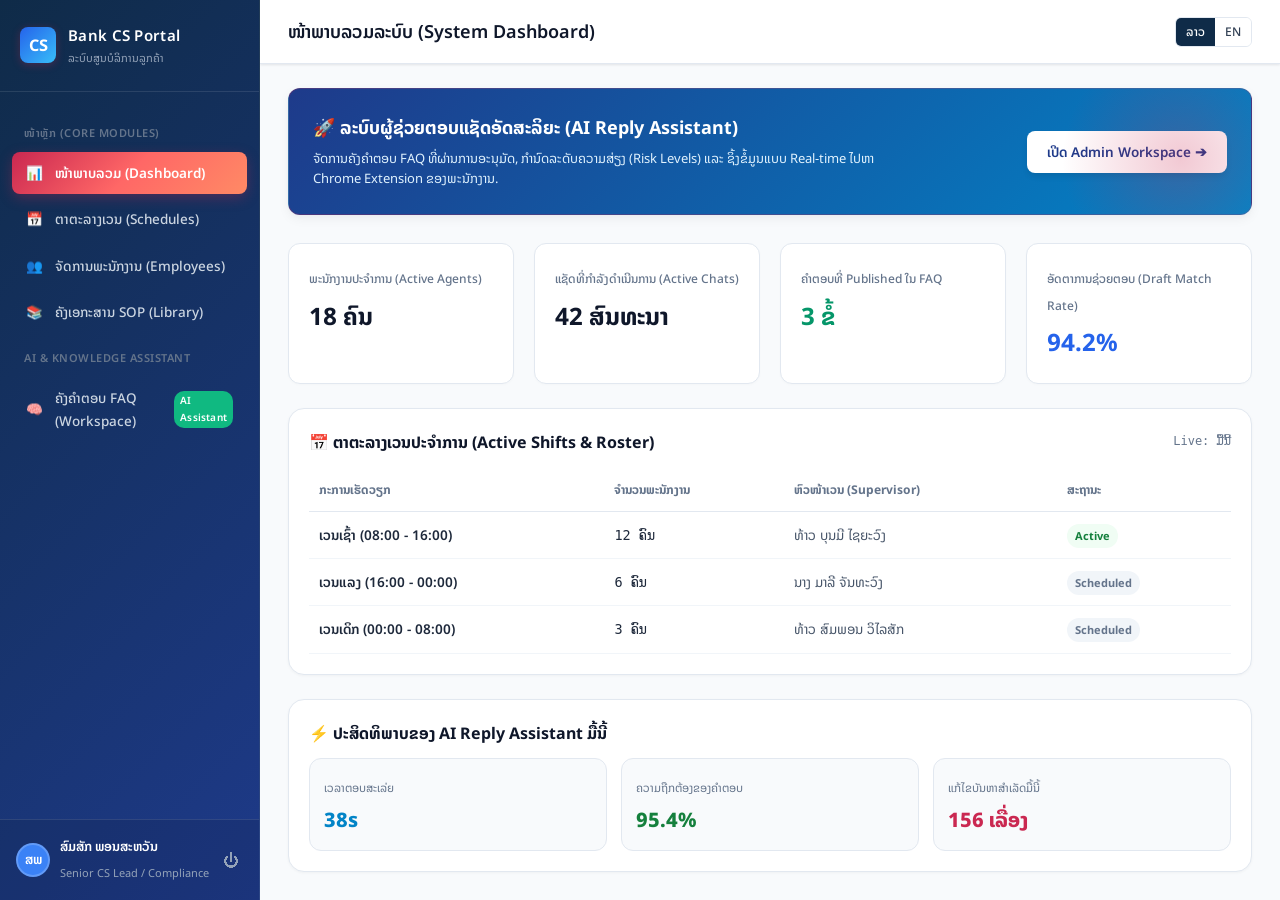
<file: index.html>
<!DOCTYPE html>
<html lang="lo">
<head>
  <meta charset="UTF-8">
  <meta name="viewport" content="width=device-width, initial-scale=1.0">
  <title>Bank Customer Service Management Portal</title>
  
  <!-- Google Fonts: Noto Sans Lao & Inter -->
  <link rel="preconnect" href="https://fonts.googleapis.com">
  <link rel="preconnect" href="https://fonts.gstatic.com" crossorigin>
  <link href="https://fonts.googleapis.com/css2?family=Inter:wght@400;500;600;700&family=Noto+Sans+Lao:wght@300;400;500;600;700&display=swap" rel="stylesheet">
  
  <!-- Main Stylesheet -->
  <link rel="stylesheet" href="css/style.css">
  
  <style>
    /* Global Typography Standard */
    * {
      box-sizing: border-box;
      margin: 0;
      padding: 0;
      font-family: 'Noto Sans Lao', 'Inter', -apple-system, BlinkMacSystemFont, sans-serif;
    }

    body {
      display: flex;
      height: 100vh;
      background-color: #f8fafc;
      color: #1e293b;
      overflow: hidden;
    }

    /* Left Sidebar Navigation */
    .app-sidebar {
      width: 260px;
      background-color: #0f2b48; /* Deep Bank Navy */
      color: #ffffff;
      display: flex;
      flex-direction: column;
      flex-shrink: 0;
    }

    .sidebar-brand {
      padding: 24px 20px;
      display: flex;
      align-items: center;
      gap: 12px;
      border-bottom: 1px solid rgba(255, 255, 255, 0.1);
    }

    .brand-logo {
      width: 36px;
      height: 36px;
      background: linear-gradient(135deg, #2563eb, #38bdf8);
      border-radius: 8px;
      display: flex;
      align-items: center;
      justify-content: center;
      font-weight: 700;
      font-size: 16px;
    }

    .brand-text h1 {
      font-size: 15px;
      font-weight: 600;
      letter-spacing: 0.3px;
    }

    .brand-text span {
      font-size: 11px;
      color: #94a3b8;
    }

    .sidebar-nav {
      flex: 1;
      padding: 20px 12px;
      display: flex;
      flex-direction: column;
      gap: 4px;
      overflow-y: auto;
    }

    .nav-label {
      font-size: 11px;
      text-transform: uppercase;
      color: #64748b;
      padding: 12px 12px 6px;
      font-weight: 600;
      letter-spacing: 0.5px;
    }

    .nav-item {
      display: flex;
      align-items: center;
      gap: 12px;
      padding: 10px 14px;
      border-radius: 8px;
      color: #cbd5e1;
      text-decoration: none;
      font-size: 13.5px;
      font-weight: 500;
      transition: all 0.2s ease;
      cursor: pointer;
    }

    .nav-item:hover {
      background-color: rgba(255, 255, 255, 0.08);
      color: #ffffff;
    }

    .nav-item.active {
      background-color: #2563eb;
      color: #ffffff;
    }

    .nav-item .badge-new {
      margin-left: auto;
      background: #10b981;
      color: #ffffff;
      font-size: 10px;
      padding: 2px 6px;
      border-radius: 10px;
      font-weight: 600;
    }

    /* Sidebar Footer / User Profile */
    .sidebar-footer {
      padding: 16px;
      border-top: 1px solid rgba(255, 255, 255, 0.1);
      display: flex;
      align-items: center;
      justify-content: space-between;
    }

    .user-info {
      display: flex;
      align-items: center;
      gap: 10px;
    }

    .user-avatar {
      width: 34px;
      height: 34px;
      border-radius: 50%;
      background: #3b82f6;
      display: flex;
      align-items: center;
      justify-content: center;
      font-weight: 600;
      font-size: 13px;
    }

    .user-details h4 {
      font-size: 13px;
      font-weight: 600;
    }

    .user-details span {
      font-size: 11px;
      color: #94a3b8;
    }

    .btn-logout {
      background: transparent;
      border: none;
      color: #94a3b8;
      cursor: pointer;
      font-size: 16px;
      padding: 4px;
    }
    .btn-logout:hover { color: #ef4444; }

    /* Main Content Layout */
    .app-main {
      flex: 1;
      display: flex;
      flex-direction: column;
      overflow: hidden;
    }

    /* Top Header Bar */
    .top-header {
      height: 64px;
      background: #ffffff;
      border-bottom: 1px solid #e2e8f0;
      padding: 0 28px;
      display: flex;
      align-items: center;
      justify-content: space-between;
      flex-shrink: 0;
    }

    .header-title h2 {
      font-size: 18px;
      font-weight: 600;
      color: #0f172a;
    }

    .header-actions {
      display: flex;
      align-items: center;
      gap: 16px;
    }

    .lang-switcher {
      display: flex;
      border: 1px solid #e2e8f0;
      border-radius: 6px;
      overflow: hidden;
    }

    .lang-btn {
      padding: 4px 10px;
      background: white;
      border: none;
      font-size: 12px;
      cursor: pointer;
      font-weight: 500;
    }

    .lang-btn.active {
      background: #0f2b48;
      color: white;
    }

    /* Main View Area */
    .view-container {
      flex: 1;
      padding: 24px 28px;
      overflow-y: auto;
    }

    /* Quick Stats Cards */
    .stats-grid {
      display: grid;
      grid-template-columns: repeat(auto-fit, minmax(220px, 1fr));
      gap: 20px;
      margin-bottom: 24px;
    }

    .stat-card {
      background: #ffffff;
      padding: 20px;
      border-radius: 12px;
      border: 1px solid #e2e8f0;
      box-shadow: 0 1px 3px rgba(0, 0, 0, 0.02);
    }

    .stat-card span {
      font-size: 12px;
      color: #64748b;
      font-weight: 500;
    }

    .stat-card h3 {
      font-size: 24px;
      margin-top: 6px;
      color: #0f172a;
      font-weight: 700;
    }

    /* Quick Launch Banner for AI Knowledge Workspace */
    .banner-kb {
      background: linear-gradient(135deg, #1e3a8a, #0284c7);
      color: white;
      border-radius: 12px;
      padding: 24px;
      display: flex;
      justify-content: space-between;
      align-items: center;
      margin-bottom: 28px;
    }

    .banner-kb h3 {
      font-size: 18px;
      margin-bottom: 6px;
    }

    .banner-kb p {
      font-size: 13px;
      color: #e0f2fe;
      max-width: 600px;
    }

    .btn-launch-kb {
      background: #ffffff;
      color: #1e3a8a;
      border: none;
      padding: 10px 20px;
      border-radius: 8px;
      font-weight: 600;
      font-size: 13.5px;
      cursor: pointer;
      text-decoration: none;
      display: inline-block;
      box-shadow: 0 4px 6px -1px rgba(0, 0, 0, 0.1);
      transition: all 0.2s;
    }
    .btn-launch-kb:hover {
      background: #f8fafc;
      transform: translateY(-1px);
    }
  </style>
</head>
<body>

  <!-- Left Sidebar Navigation -->
  <aside class="app-sidebar">
    <div class="sidebar-brand">
      <div class="brand-logo">CS</div>
      <div class="brand-text">
        <h1>Bank CS Portal</h1>
        <span>ລະບົບສູນບໍລິການລູກຄ້າ</span>
      </div>
    </div>

    <nav class="sidebar-nav">
      <div class="nav-label">ໜ້າຫຼັກ (Core Modules)</div>
      
      <a class="nav-item active" id="nav-dashboard" href="#">
        <span>📊</span> ໜ້າພາບລວມ (Dashboard)
      </a>

      <a class="nav-item" id="nav-schedules" href="#">
        <span>📅</span> ຕາຕະລາງເວນ (Schedules)
      </a>

      <a class="nav-item" id="nav-employees" href="#">
        <span>👥</span> ຈັດການພະນັກງານ (Employees)
      </a>

      <a class="nav-item" id="nav-library" href="#">
        <span>📚</span> ຄັງເອກະສານ SOP (Library)
      </a>

      <div class="nav-label">AI & Knowledge Assistant</div>
      
      <!-- New Knowledge Workspace Link -->
      <a class="nav-item" id="nav-knowledge" href="admin-workspace.html">
        <span>🧠</span> ຄັງຄຳຕອບ FAQ (Workspace)
        <span class="badge-new">AI Assistant</span>
      </a>
    </nav>

    <!-- User Profile Footer -->
    <div class="sidebar-footer">
      <div class="user-info">
        <div class="user-avatar" id="user-avatar">AD</div>
        <div class="user-details">
          <h4 id="user-display-name">Admin Officer</h4>
          <span id="user-role">Compliance / Lead</span>
        </div>
      </div>
      <button class="btn-logout" id="btn-logout" title="ອອກຈາກລະບົບ">⏻</button>
    </div>
  </aside>

  <!-- Main Work Area -->
  <main class="app-main">
    <!-- Top Header -->
    <header class="top-header">
      <div class="header-title">
        <h2 id="view-title">ໜ້າພາບລວມລະບົບ (System Dashboard)</h2>
      </div>

      <div class="header-actions">
        <!-- Language Switcher -->
        <div class="lang-switcher">
          <button class="lang-btn active" id="lang-lo">ລາວ</button>
          <button class="lang-btn" id="lang-en">EN</button>
        </div>
      </div>
    </header>

    <!-- Dynamic View Container -->
    <div class="view-container" id="main-view-container">
      
      <!-- Banner ເຊື່ອມຫາ Knowledge Workspace -->
      <div class="banner-kb">
        <div>
          <h3>🚀 ລະບົບຜູ້ຊ່ວຍຕອບແຊັດອັດສະລິຍະ (AI Reply Assistant)</h3>
          <p>ຈັດການຄັງຄຳຕອບ FAQ ທີ່ຜ່ານການອະນຸມັດ, ກຳນົດລະດັບຄວາມສ່ຽງ (Risk Levels) ແລະ ຊິ້ງຂໍ້ມູນແບບ Real-time ໄປຫາ Chrome Extension ຂອງພະນັກງານ.</p>
        </div>
        <a href="admin-workspace.html" class="btn-launch-kb">
          ເປີດ Admin Workspace ➔
        </a>
      </div>

      <!-- Quick Metrics Cards -->
      <div class="stats-grid">
        <div class="stat-card">
          <span>ພະນັກງານປະຈຳການ (Active Agents)</span>
          <h3 id="stat-active-agents">18 ຄົນ</h3>
        </div>
        <div class="stat-card">
          <span>ແຊັດທີ່ກຳລັງດຳເນີນການ (Active Chats)</span>
          <h3 id="stat-active-chats">42 ສົນທະນາ</h3>
        </div>
        <div class="stat-card">
          <span>ຄຳຕອບທີ່ Published ໃນ FAQ</span>
          <h3 id="stat-published-faqs" style="color: #059669;">3 ຂໍ້</h3>
        </div>
        <div class="stat-card">
          <span>ອັດຕາການຊ່ວຍຕອບ (Draft Match Rate)</span>
          <h3 id="stat-match-rate" style="color: #2563eb;">94.2%</h3>
        </div>
      </div>

      <!-- Dynamic Content Body (Dashboard/Schedules/Employees/Library loaded here) -->
      <div id="dynamic-content">
        <!-- js/dashboard.js ຈະ Render ເນື້ອຫາລົງບ່ອນນີ້ຕາມປົກກະຕິ -->
      </div>

    </div>
  </main>

  <!-- Load Existing Modules in Correct Sequence -->
  <script src="js/auth.js"></script>
  <script src="js/library.js"></script>
  <script src="js/dashboard.js"></script>
  <script src="js/app.js"></script>
</body>
</html>
</file>
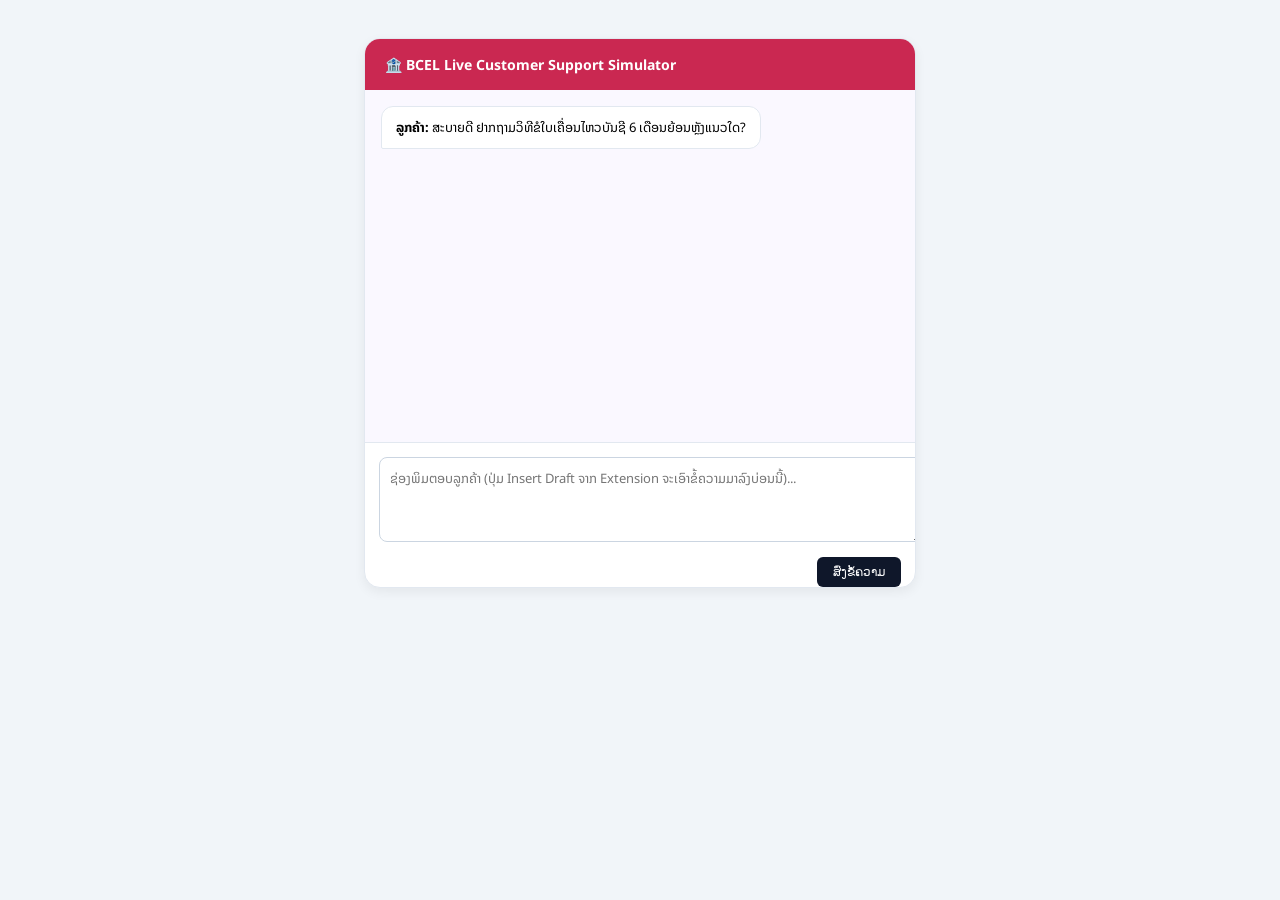
<file: extension/test/mock-chat.html>
<!DOCTYPE html>
<html lang="lo">
<head>
  <meta charset="UTF-8">
  <title>Mock Bank Customer Chat - ສຳລັບທົດສອບ Extension</title>
  <link href="https://fonts.googleapis.com/css2?family=Noto+Sans+Lao:wght@400;500;600;700&display=swap" rel="stylesheet">
  <style>
    body { font-family: 'Noto Sans Lao', sans-serif; background: #f1f5f9; padding: 30px; display: flex; justify-content: center; }
    .chat-box { width: 550px; background: white; border-radius: 16px; border: 1px solid #e2e8f0; overflow: hidden; box-shadow: 0 4px 12px rgba(0,0,0,0.06); }
    .chat-header { background: #ca2851; color: white; padding: 14px 20px; font-weight: 700; font-size: 14px; }
    .chat-body { height: 320px; padding: 16px; overflow-y: auto; display: flex; flex-direction: column; gap: 12px; background: #faf8ff; }
    .msg-customer { background: white; border: 1px solid #e2e8f0; padding: 10px 14px; border-radius: 12px 12px 12px 2px; max-width: 80%; font-size: 13px; align-self: flex-start; }
    .chat-footer { padding: 14px; background: white; border-top: 1px solid #e2e8f0; }
    textarea { width: 100%; border: 1px solid #cbd5e1; border-radius: 8px; padding: 10px; font-size: 13px; outline: none; font-family: 'Noto Sans Lao', sans-serif; }
    .btn-send { margin-top: 8px; float: right; background: #0f172a; color: white; border: none; padding: 8px 16px; border-radius: 6px; cursor: pointer; font-size: 12px; }
  </style>
</head>
<body>
  <div class="chat-box">
    <div class="chat-header">🏦 BCEL Live Customer Support Simulator</div>
    <div class="chat-body">
      <div class="msg-customer">
        <strong>ລູກຄ້າ:</strong> ສະບາຍດີ ຢາກຖາມວິທີຂໍໃບເຄື່ອນໄຫວບັນຊີ 6 ເດືອນຍ້ອນຫຼັງແນວໃດ?
      </div>
    </div>
    <div class="chat-footer">
      <textarea rows="3" placeholder="ຊ່ອງພິມຕອບລູກຄ້າ (ປຸ່ມ Insert Draft ຈາກ Extension ຈະເອົາຂໍ້ຄວາມມາລົງບ່ອນນີ້)..."></textarea>
      <button class="btn-send">ສົ່ງຂໍ້ຄວາມ</button>
    </div>
  </div>
</body>
</html>
</file>
<file: css/style.css>
/* ==========================================================================
   Marple Banking AI Assistant - Design System
   Core Stylesheet: css/style.css
   ========================================================================== */

/* 1. Design Tokens & CSS Variables */
:root {
  /* Surfaces & Canvas */
  --color-canvas: #f8fafc;
  --color-surface: #ffffff;
  --color-surface-dim: #f1f5f9;
  --color-surface-container: #eaedff;
  --color-surface-container-high: #e2e7ff;
  
  /* Borders */
  --color-border: #e2e8f0;
  --color-border-subtle: #edf2f7;
  --color-border-focus: #0284c7;

  /* Typography Colors */
  --color-text-primary: #0f172a;
  --color-text-secondary: #334155;
  --color-text-muted: #64748b;

  /* Marple Brand Accents & Gradients */
  --brand-ruby: #ca2851;
  --brand-ruby-dark: #a7013b;
  --brand-coral: #ff6766;
  --brand-amber: #ffb173;
  --brand-cyan: #0284c7;
  --brand-cyan-light: #0ea5e9;

  /* Gradients */
  --gradient-marple: linear-gradient(135deg, #ca2851 0%, #ff6766 50%, #ff8a65 100%);
  --gradient-marple-hover: linear-gradient(135deg, #b81745 0%, #fa5554 50%, #f9734c 100%);
  --gradient-navy: linear-gradient(135deg, #0f2b48 0%, #1e3a8a 100%);

  /* Risk Tiers & Compliance Tokens */
  --risk-low-text: #15803d;
  --risk-low-bg: #f0fdf4;
  --risk-low-border: #bbf7d0;

  --risk-med-text: #b45309;
  --risk-med-bg: #fffbeb;
  --risk-med-border: #fde68a;

  --risk-high-text: #be123c;
  --risk-high-bg: #fff1f2;
  --risk-high-border: #fecdd3;

  /* Elevation Shadows */
  --shadow-level-1: 0 1px 3px rgba(15, 23, 42, 0.06), 0 1px 2px rgba(15, 23, 42, 0.04);
  --shadow-level-2: 0 4px 12px rgba(15, 23, 42, 0.05), 0 2px 4px rgba(15, 23, 42, 0.02);
  --shadow-level-3: 0 12px 32px rgba(15, 23, 42, 0.08), 0 4px 8px rgba(15, 23, 42, 0.04);
  --shadow-ruby-btn: 0 4px 14px -1px rgba(202, 40, 81, 0.35);

  /* Radius */
  --radius-sm: 4px;
  --radius-md: 8px;
  --radius-lg: 12px;
  --radius-xl: 16px;
  --radius-pill: 9999px;
}

/* 2. Global Reset & Lao Typography Fix */
* {
  box-sizing: border-box;
  margin: 0;
  padding: 0;
}

html, body {
  height: 100%;
  background-color: var(--color-canvas);
  color: var(--color-text-primary);
  /* ຮອງຮັບ Noto Sans Lao ພ້ອມ line-height 1.6x ເພື່ອປ້ອງກັນວັນນະຍຸດ ່ ້ ໊ ໋ ຖືກຕັດ */
  font-family: 'Noto Sans Lao', 'Inter', -apple-system, BlinkMacSystemFont, sans-serif;
  line-height: 1.65;
  -webkit-font-smoothing: antialiased;
  -moz-osx-font-smoothing: grayscale;
}

/* Tabular figures ສຳລັບຕົວເລກຍອດເງິນ ແລະ ສະຖິຕິ */
.font-tnum, .stat-value, .metric-number {
  font-variant-numeric: tabular-nums;
  font-family: 'JetBrains Mono', 'Noto Sans Lao', monospace;
}

/* 3. Base App Layout */
body {
  display: flex;
  overflow: hidden;
}

/* 4. Left Sidebar Navigation */
.app-sidebar {
  width: 270px;
  background: var(--gradient-navy);
  color: #ffffff;
  display: flex;
  flex-direction: column;
  flex-shrink: 0;
  border-right: 1px solid rgba(255, 255, 255, 0.08);
  box-shadow: 2px 0 12px rgba(0, 0, 0, 0.05);
}

.sidebar-brand {
  padding: 22px 20px;
  display: flex;
  align-items: center;
  gap: 12px;
  border-bottom: 1px solid rgba(255, 255, 255, 0.08);
}

.brand-logo {
  width: 38px;
  height: 38px;
  background: var(--gradient-marple);
  border-radius: var(--radius-lg);
  display: flex;
  align-items: center;
  justify-content: center;
  font-weight: 800;
  font-size: 15px;
  color: #ffffff;
  box-shadow: 0 2px 8px rgba(202, 40, 81, 0.3);
}

.brand-text h1 {
  font-size: 15px;
  font-weight: 700;
  letter-spacing: -0.01em;
}

.brand-text span {
  font-size: 11px;
  color: #94a3b8;
  display: block;
}

.sidebar-nav {
  flex: 1;
  padding: 18px 12px;
  display: flex;
  flex-direction: column;
  gap: 4px;
  overflow-y: auto;
}

.nav-label {
  font-size: 11px;
  text-transform: uppercase;
  color: #64748b;
  padding: 12px 14px 6px;
  font-weight: 700;
  letter-spacing: 0.04em;
}

.nav-item {
  display: flex;
  align-items: center;
  gap: 12px;
  padding: 11px 14px;
  border-radius: var(--radius-lg);
  color: #cbd5e1;
  text-decoration: none;
  font-size: 13.5px;
  font-weight: 500;
  transition: all 0.2s ease;
  cursor: pointer;
}

.nav-item:hover {
  background-color: rgba(255, 255, 255, 0.08);
  color: #ffffff;
  transform: translateX(2px);
}

.nav-item.active {
  background: var(--gradient-marple);
  color: #ffffff;
  font-weight: 600;
  box-shadow: var(--shadow-ruby-btn);
}

.badge-new {
  margin-left: auto;
  background: #0284c7;
  color: #ffffff;
  font-size: 10px;
  padding: 2px 7px;
  border-radius: var(--radius-pill);
  font-weight: 700;
  letter-spacing: 0.02em;
}

/* Sidebar Footer */
.sidebar-footer {
  padding: 16px 20px;
  border-top: 1px solid rgba(255, 255, 255, 0.08);
  display: flex;
  align-items: center;
  justify-content: space-between;
  background: rgba(0, 0, 0, 0.1);
}

.user-info {
  display: flex;
  align-items: center;
  gap: 10px;
}

.user-avatar {
  width: 36px;
  height: 36px;
  border-radius: var(--radius-pill);
  background: var(--brand-ruby);
  color: white;
  display: flex;
  align-items: center;
  justify-content: center;
  font-weight: 700;
  font-size: 13px;
  border: 2px solid rgba(255, 255, 255, 0.2);
}

.user-details h4 {
  font-size: 13px;
  font-weight: 600;
}

.user-details span {
  font-size: 11px;
  color: #94a3b8;
}

.btn-logout {
  background: transparent;
  border: none;
  color: #94a3b8;
  cursor: pointer;
  font-size: 18px;
  transition: color 0.2s;
}
.btn-logout:hover { color: #ff6766; }

/* 5. Main Content Layout */
.app-main {
  flex: 1;
  display: flex;
  flex-direction: column;
  overflow: hidden;
  background: var(--color-canvas);
}

.top-header {
  height: 64px;
  background: var(--color-surface);
  border-bottom: 1px solid var(--color-border);
  padding: 0 32px;
  display: flex;
  align-items: center;
  justify-content: space-between;
  box-shadow: var(--shadow-level-1);
}

.header-title h2 {
  font-size: 17px;
  font-weight: 700;
  color: var(--color-text-primary);
}

.lang-switcher {
  display: flex;
  border: 1px solid var(--color-border);
  border-radius: var(--radius-md);
  overflow: hidden;
  background: var(--color-surface);
}

.lang-btn {
  padding: 5px 12px;
  border: none;
  background: transparent;
  font-size: 12px;
  font-weight: 600;
  cursor: pointer;
  color: var(--color-text-secondary);
}

.lang-btn.active {
  background: var(--brand-ruby);
  color: #ffffff;
}

.view-container {
  flex: 1;
  padding: 28px 32px;
  overflow-y: auto;
}

/* 6. Marple Promotion / AI Hero Banner */
.banner-kb {
  background: linear-gradient(135deg, #131b2e 0%, #1e293b 50%, #2a1523 100%);
  border: 1px solid rgba(202, 40, 81, 0.25);
  color: #ffffff;
  border-radius: var(--radius-xl);
  padding: 24px 28px;
  display: flex;
  justify-content: space-between;
  align-items: center;
  margin-bottom: 24px;
  box-shadow: var(--shadow-level-2);
  position: relative;
  overflow: hidden;
}

.banner-kb::before {
  content: '';
  position: absolute;
  top: -50px;
  right: -50px;
  width: 240px;
  height: 240px;
  background: radial-gradient(circle, rgba(202, 40, 81, 0.25) 0%, transparent 70%);
  pointer-events: none;
}

.banner-kb h3 {
  font-size: 18px;
  font-weight: 700;
  margin-bottom: 6px;
  color: #ffffff;
}

.banner-kb p {
  font-size: 13.5px;
  color: #cbd5e1;
  max-width: 620px;
  line-height: 1.6;
}

.btn-launch-kb {
  background: var(--gradient-marple);
  color: #ffffff;
  border: none;
  padding: 11px 22px;
  border-radius: var(--radius-lg);
  font-weight: 700;
  font-size: 13px;
  text-decoration: none;
  cursor: pointer;
  box-shadow: var(--shadow-ruby-btn);
  transition: all 0.2s ease;
  white-space: nowrap;
}

.btn-launch-kb:hover {
  background: var(--gradient-marple-hover);
  transform: translateY(-1px);
  box-shadow: 0 6px 18px rgba(202, 40, 81, 0.45);
}

/* 7. Financial & Metric Cards */
.stats-grid {
  display: grid;
  grid-template-columns: repeat(auto-fit, minmax(230px, 1fr));
  gap: 18px;
  margin-bottom: 24px;
}

.stat-card {
  background: var(--color-surface);
  padding: 20px;
  border-radius: var(--radius-xl);
  border: 1px solid var(--color-border);
  box-shadow: var(--shadow-level-1);
  transition: all 0.2s ease;
}

.stat-card:hover {
  border-color: #cbd5e1;
  transform: translateY(-2px);
  box-shadow: var(--shadow-level-2);
}

.stat-card span {
  font-size: 12px;
  color: var(--color-text-muted);
  font-weight: 600;
}

.stat-card h3 {
  font-size: 26px;
  font-weight: 800;
  margin-top: 8px;
  color: var(--color-text-primary);
  font-family: 'JetBrains Mono', 'Noto Sans Lao', sans-serif;
}

/* 8. Risk Tiers & Badges */
.badge-risk {
  font-size: 10.5px;
  font-weight: 700;
  padding: 3px 8px;
  border-radius: var(--radius-pill);
  text-transform: uppercase;
  letter-spacing: 0.02em;
  display: inline-flex;
  align-items: center;
  gap: 4px;
}

.badge-risk.low {
  background-color: var(--risk-low-bg);
  color: var(--risk-low-text);
  border: 1px solid var(--risk-low-border);
}

.badge-risk.medium {
  background-color: var(--risk-med-bg);
  color: var(--risk-med-text);
  border: 1px solid var(--risk-med-border);
}

.badge-risk.high {
  background-color: var(--risk-high-bg);
  color: var(--risk-high-text);
  border: 1px solid var(--risk-high-border);
}

/* 9. Buttons System */
.btn {
  display: inline-flex;
  align-items: center;
  justify-content: center;
  gap: 8px;
  padding: 9px 18px;
  border-radius: var(--radius-lg);
  font-size: 13px;
  font-weight: 600;
  cursor: pointer;
  transition: all 0.2s ease;
  border: none;
}

.btn-primary {
  background: var(--gradient-marple);
  color: #ffffff;
  box-shadow: var(--shadow-ruby-btn);
}

.btn-primary:hover {
  background: var(--gradient-marple-hover);
}

.btn-primary:focus {
  outline: none;
  box-shadow: 0 0 0 3px rgba(2, 132, 197, 0.25);
}

.btn-secondary {
  background: var(--color-surface);
  border: 1px solid var(--color-border);
  color: var(--color-text-primary);
}

.btn-secondary:hover {
  background: var(--color-surface-dim);
  border-color: #cbd5e1;
}

/* 10. Responsive Breakpoints */
@media (max-width: 992px) {
  .app-sidebar {
    width: 72px;
  }
  .brand-text, .nav-label, .nav-item span:not(.badge-new), .user-details, .badge-new {
    display: none;
  }
  .sidebar-brand {
    justify-content: center;
    padding: 16px 0;
  }
  .nav-item {
    justify-content: center;
    padding: 12px;
  }
  .banner-kb {
    flex-direction: column;
    align-items: flex-start;
    gap: 16px;
  }
  .top-header, .view-container {
    padding-left: 18px;
    padding-right: 18px;
  }
}
</file>
